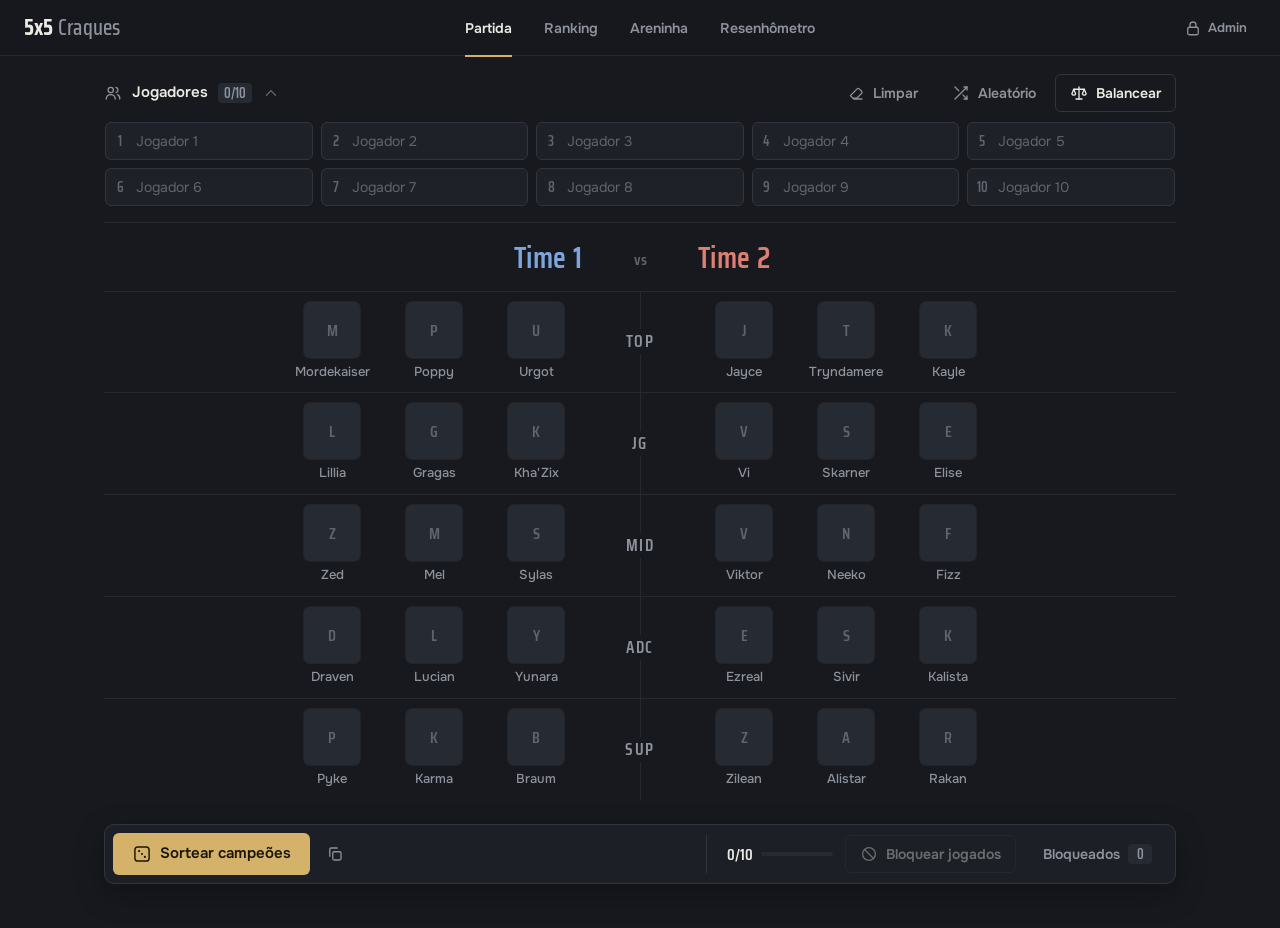
<file: frontend/index.html>
<!DOCTYPE html>
<html lang="pt-BR">
<head>
    <meta charset="UTF-8">
    <meta name="viewport" content="width=device-width, initial-scale=1">
    <meta name="theme-color" content="#17191E">
    <title>5x5 Craques</title>
    <link rel="preconnect" href="https://fonts.googleapis.com">
    <link rel="preconnect" href="https://fonts.gstatic.com" crossorigin>
    <link href="https://fonts.googleapis.com/css2?family=Onest:wght@400;500;600;700&family=Saira+Condensed:wght@500;600;700&display=swap" rel="stylesheet">

    <link rel="stylesheet" href="css/style.css">
</head>

<body>
    <!-- Ícones (usados com <svg class="i"><use href="#i-nome"/></svg>) -->
    <svg width="0" height="0" style="position:absolute" aria-hidden="true">
        <symbol id="i-dice" viewBox="0 0 24 24"><rect x="3.5" y="3.5" width="17" height="17" rx="3.5"/><circle cx="8.5" cy="8.5" r="1.3" fill="currentColor" stroke="none"/><circle cx="12" cy="12" r="1.3" fill="currentColor" stroke="none"/><circle cx="15.5" cy="15.5" r="1.3" fill="currentColor" stroke="none"/></symbol>
        <symbol id="i-copy" viewBox="0 0 24 24"><rect x="9" y="9" width="11" height="11" rx="2"/><path d="M5 15V6a2 2 0 0 1 2-2h8"/></symbol>
        <symbol id="i-check" viewBox="0 0 24 24"><path d="m5 12.5 4.5 4.5L19 7.5"/></symbol>
        <symbol id="i-lock" viewBox="0 0 24 24"><rect x="5" y="11" width="14" height="10" rx="2"/><path d="M8 11V8a4 4 0 0 1 8 0v3"/></symbol>
        <symbol id="i-unlock" viewBox="0 0 24 24"><rect x="5" y="11" width="14" height="10" rx="2"/><path d="M8 11V8a4 4 0 0 1 7.6-1.8"/></symbol>
        <symbol id="i-ban" viewBox="0 0 24 24"><circle cx="12" cy="12" r="8.5"/><path d="m6 6 12 12"/></symbol>
        <symbol id="i-undo" viewBox="0 0 24 24"><path d="M9 14 4 9l5-5"/><path d="M4 9h10.5a5.5 5.5 0 0 1 0 11H11"/></symbol>
        <symbol id="i-info" viewBox="0 0 24 24"><circle cx="12" cy="12" r="8.5"/><path d="M12 11v5.5"/><path d="M12 7.6v.2"/></symbol>
        <symbol id="i-x" viewBox="0 0 24 24"><path d="M6 6l12 12M18 6 6 18"/></symbol>
        <symbol id="i-refresh" viewBox="0 0 24 24"><path d="M20 12a8 8 0 1 1-2.4-5.7"/><path d="M20 4v5h-5"/></symbol>
        <symbol id="i-pencil" viewBox="0 0 24 24"><path d="M4 20h4L19 9l-4-4L4 16v4z"/><path d="m13.5 6.5 4 4"/></symbol>
        <symbol id="i-merge" viewBox="0 0 24 24"><circle cx="6" cy="5.5" r="2.2"/><circle cx="6" cy="18.5" r="2.2"/><circle cx="18" cy="12" r="2.2"/><path d="M6 7.7v8.6"/><path d="M6 7.7c0 3.3 3 4.3 9.8 4.3"/></symbol>
        <symbol id="i-trash" viewBox="0 0 24 24"><path d="M4 7h16"/><path d="M10 11v6M14 11v6"/><path d="m6 7 1 13h10l1-13"/><path d="M9 7V4h6v3"/></symbol>
        <symbol id="i-chevron" viewBox="0 0 24 24"><path d="m6 9 6 6 6-6"/></symbol>
        <symbol id="i-search" viewBox="0 0 24 24"><circle cx="11" cy="11" r="7"/><path d="m20 20-3.5-3.5"/></symbol>
        <symbol id="i-shuffle" viewBox="0 0 24 24"><path d="M16 4h4v4"/><path d="M4 20 20 4"/><path d="M20 16v4h-4"/><path d="m14.5 14.5 5.5 5.5"/><path d="M4 4l5 5"/></symbol>
        <symbol id="i-scale" viewBox="0 0 24 24"><path d="M12 4v16"/><path d="M8 20h8"/><path d="M5 7h14"/><path d="M5 7 2.5 13a2.6 2.6 0 0 0 5 0z"/><path d="m19 7-2.5 6a2.6 2.6 0 0 0 5 0z"/></symbol>
        <symbol id="i-trophy" viewBox="0 0 24 24"><path d="M8 21h8M12 17v4"/><path d="M7 4h10v5a5 5 0 0 1-10 0z"/><path d="M17 6h3v1a3 3 0 0 1-3 3M7 6H4v1a3 3 0 0 0 3 3"/></symbol>
        <symbol id="i-alert" viewBox="0 0 24 24"><path d="M12 4 2.8 20h18.4z"/><path d="M12 10v4.5"/><path d="M12 17.3v.2"/></symbol>
        <symbol id="i-plus" viewBox="0 0 24 24"><path d="M12 5v14M5 12h14"/></symbol>
        <symbol id="i-users" viewBox="0 0 24 24"><circle cx="9" cy="8" r="3.5"/><path d="M3 20a6 6 0 0 1 12 0"/><path d="M16 4.6a3.5 3.5 0 0 1 0 6.8"/><path d="M18 14.2a5.5 5.5 0 0 1 3 5.8"/></symbol>
        <symbol id="i-exit" viewBox="0 0 24 24"><path d="M14 4h5v16h-5"/><path d="m9 8-4 4 4 4"/><path d="M5 12h10"/></symbol>
        <symbol id="i-import" viewBox="0 0 24 24"><path d="M12 4v11"/><path d="m7.5 10.5 4.5 4.5 4.5-4.5"/><path d="M5 20h14"/></symbol>
        <symbol id="i-grid" viewBox="0 0 24 24"><rect x="4" y="4" width="6.5" height="6.5" rx="1.5"/><rect x="13.5" y="4" width="6.5" height="6.5" rx="1.5"/><rect x="4" y="13.5" width="6.5" height="6.5" rx="1.5"/><rect x="13.5" y="13.5" width="6.5" height="6.5" rx="1.5"/></symbol>
        <symbol id="i-eraser" viewBox="0 0 24 24"><path d="M20 20H9"/><path d="m4.5 15.5 9-9a2 2 0 0 1 2.8 0l3.2 3.2a2 2 0 0 1 0 2.8L13 19H8z"/></symbol>
    </svg>

    <header class="topbar">
        <div class="brand"><b>5x5</b> Craques</div>

        <nav class="views" id="viewNav" aria-label="Seções">
            <button type="button" data-view="match" class="active">Partida</button>
            <button type="button" data-view="rank">Ranking</button>
            <button type="button" data-view="arena">Areninha</button>
            <button type="button" data-view="resenha">Resenhômetro</button>
        </nav>

        <button class="icon-btn admin-btn" id="adminToggle" type="button" title="Modo admin" aria-pressed="false">
            <svg class="i i-lock"><use href="#i-lock"/></svg>
            <svg class="i i-unlock"><use href="#i-unlock"/></svg>
            <span>Admin</span>
        </button>
    </header>

    <!-- ===================== PARTIDA ===================== -->
    <main class="view" id="view-match">

        <!-- Jogadores (painel recolhível) -->
        <section class="players" id="playersPanel" data-open="true">
            <div class="players-head">
                <button type="button" class="players-toggle" id="playersToggle" aria-expanded="true" aria-controls="playerInputs">
                    <svg class="i"><use href="#i-users"/></svg>
                    <span>Jogadores</span>
                    <span class="pill" id="playersCount">0/10</span>
                    <svg class="i chev"><use href="#i-chevron"/></svg>
                </button>

                <div class="players-actions">
                    <button class="btn btn-quiet" id="clearPlayers" type="button" title="Apagar os 10 nomes">
                        <svg class="i"><use href="#i-eraser"/></svg><span>Limpar</span>
                    </button>
                    <button class="btn btn-quiet" id="drawPlayers" type="button" title="Divide os 10 jogadores ao acaso">
                        <svg class="i"><use href="#i-shuffle"/></svg><span>Aleatório</span>
                    </button>
                    <button class="btn btn-line" id="balancePlayers" type="button" title="Divide pelos ratings do ranking, com médias o mais parecidas possível">
                        <svg class="i"><use href="#i-scale"/></svg><span>Balancear</span>
                    </button>
                </div>
            </div>

            <div class="players-body">
                <div class="players-grid" id="playerInputs"></div>
            </div>
        </section>

        <!-- Tabuleiro: Azul | rotas | Vermelho -->
        <section class="board" id="board" aria-label="Sorteio de campeões">
            <div class="board-head">
                <div class="side blue">
                    <label class="team-name">
                        <span class="sr">Nome do time azul</span>
                        <input type="text" id="team1" maxlength="50" value="Time 1" spellcheck="false">
                        <svg class="i"><use href="#i-pencil"/></svg>
                        <span class="picked" id="picked0" title="Campeões jogados marcados" hidden>0/5</span>
                    </label>
                    <ol class="lineup" id="pteamList1"></ol>
                    <button class="win" id="win1" type="button"><svg class="i"><use href="#i-trophy"/></svg><span>Venceu</span></button>
                </div>

                <div class="spine-head">
                    <span class="vs">vs</span>
                    <span class="avg" id="balanceInfo" title="Rating médio de cada time"></span>
                </div>

                <div class="side red">
                    <label class="team-name">
                        <span class="sr">Nome do time vermelho</span>
                        <input type="text" id="team2" maxlength="50" value="Time 2" spellcheck="false">
                        <svg class="i"><use href="#i-pencil"/></svg>
                        <span class="picked" id="picked1" title="Campeões jogados marcados" hidden>0/5</span>
                    </label>
                    <ol class="lineup" id="pteamList2"></ol>
                    <button class="win" id="win2" type="button"><svg class="i"><use href="#i-trophy"/></svg><span>Venceu</span></button>
                </div>
            </div>

            <div class="lane-board" id="results"></div>
        </section>

        <!-- Barra de ações fixa -->
        <div class="dock" role="toolbar" aria-label="Ações do sorteio">
            <div class="dock-main">
                <button class="btn btn-primary btn-draw" id="draw" type="button" title="Sortear campeões (tecla S)">
                    <svg class="i"><use href="#i-dice"/></svg><span>Sortear campeões</span>
                </button>
                <button class="icon-btn" id="copy" type="button" title="Copiar resultado">
                    <svg class="i i-copy"><use href="#i-copy"/></svg>
                    <svg class="i i-done"><use href="#i-check"/></svg>
                </button>
            </div>

            <div class="dock-played">
                <span class="progress" title="Clique nos 5 campeões que cada time jogou">
                    <span class="progress-text" id="progressText">0/10</span>
                    <span class="bar"><i id="progressBar"></i></span>
                </span>
                <button class="btn btn-line" id="markPlayed" type="button" title="Bloqueia os 10 campeões marcados para os próximos sorteios">
                    <svg class="i"><use href="#i-ban"/></svg><span>Bloquear jogados</span>
                </button>
            </div>

            <button class="btn btn-quiet pool-btn" id="openPool" type="button" title="Campeões fora da roleta">
                <svg class="i grid-i"><use href="#i-grid"/></svg>
                <span>Bloqueados</span>
                <span class="pill" id="poolBtnCount">0</span>
                <svg class="i warn-i"><use href="#i-alert"/></svg>
            </button>
        </div>
    </main>

    <!-- ===================== RANKING ===================== -->
    <main class="view" id="view-rank" hidden>
        <div class="rank-head">
            <h1>Ranking</h1>
            <p class="muted" id="rankInfo">Carregando...</p>
            <button class="icon-btn" id="refreshRank" type="button" title="Atualizar">
                <svg class="i"><use href="#i-refresh"/></svg>
            </button>

            <div class="rank-admin admin-only">
                <button class="btn btn-quiet" type="button" data-admin-tab="tabPlayers">
                    <svg class="i"><use href="#i-users"/></svg><span>Jogadores</span>
                </button>
                <button class="btn btn-line" type="button" data-admin-tab="tabMatch">
                    <svg class="i"><use href="#i-plus"/></svg><span>Registrar partida</span>
                </button>
            </div>
        </div>

        <div class="rank-layout">
            <div class="rank-wrap">
                <table class="rank">
                    <thead>
                        <tr>
                            <th class="pos">#</th>
                            <th>Jogador</th>
                            <th class="num">Rating</th>
                            <th class="num">Jogos</th>
                            <th class="num hide-sm">V</th>
                            <th class="num hide-sm">D</th>
                            <th class="num">Win%</th>
                        </tr>
                    </thead>
                    <tbody id="rankBody"></tbody>
                </table>
                <p class="footnote" id="rankNote"></p>
            </div>

            <aside class="history-wrap">
                <h2>Últimas partidas</h2>
                <div class="history" id="history"></div>
            </aside>
        </div>
    </main>

    <!-- ===================== ARENINHA ===================== -->
    <main class="view" id="view-arena" hidden>
        <div class="rank-head">
            <h1>Areninha</h1>
            <p class="muted" id="arenaInfo">Carregando...</p>
            <button class="icon-btn" id="eloInfo" type="button" title="Elos e pontos">
                <svg class="i"><use href="#i-info"/></svg>
            </button>
            <button class="icon-btn" id="refreshArena" type="button" title="Atualizar">
                <svg class="i"><use href="#i-refresh"/></svg>
            </button>
        </div>

        <div class="rank-layout">
            <div class="rank-wrap">
                <table class="rank">
                    <thead>
                        <tr>
                            <th class="pos">#</th>
                            <th>Jogador</th>
                            <th class="num">Pontos</th>
                            <th class="num">Arenas</th>
                            <th class="num hide-sm" title="Vezes em 1º lugar">1º</th>
                            <th class="num hide-sm" title="Colocação média">Média</th>
                            <th class="num" title="Última colocação">Última</th>
                        </tr>
                    </thead>
                    <tbody id="arenaBody"></tbody>
                </table>
                <p class="footnote" id="arenaNote"></p>
            </div>

            <aside class="history-wrap">
                <h2>Últimas Arenas</h2>
                <div class="history" id="arenaHistory"></div>
            </aside>
        </div>
    </main>

    <main class="view" id="view-resenha" hidden>
        <div class="rank-head">
            <h1>Resenhômetro</h1>
            <p class="muted">De 1 a 100: quanto pior o trio vai na Arena, mais resenha.</p>
        </div>

        <div class="resenha">
            <div class="trio-pick">
                <select id="trio0" aria-label="Jogador 1"></select>
                <select id="trio1" aria-label="Jogador 2"></select>
                <select id="trio2" aria-label="Jogador 3"></select>
                <button class="icon-btn" id="trioShuffle" type="button" title="Sortear um trio">
                    <svg class="i"><use href="#i-shuffle"/></svg>
                </button>
            </div>

            <button class="btn btn-line btn-sm rs-top-btn" id="topTrios" type="button"
                    title="Testa todos os trios que já jogaram juntos e mostra os de mais resenha">
                <svg class="i"><use href="#i-trophy"/></svg><span>Formar trios mais resenha</span>
            </button>
            <div class="rs-top" id="topList" hidden></div>

            <div class="gauge-card">
                <svg class="gauge" id="gauge" viewBox="0 0 220 124" aria-hidden="true">
                    <path class="track" d="M 22 110 A 88 88 0 0 1 198 110"/>
                    <g id="needle">
                        <path class="needle" d="M 106.5 110 L 110 32 L 113.5 110 Z"/>
                        <circle class="hub" cx="110" cy="110" r="8"/>
                    </g>
                </svg>
                <div class="gauge-value" aria-live="polite"><span id="resenhaScore">–</span><small>/100</small></div>
                <p class="gauge-label" id="resenhaLabel"></p>
                <p class="sub" id="resenhaBasis">Escolha 3 jogadores.</p>
            </div>

            <div class="rs-details" id="resenhaDetails"></div>

            <p class="footnote">Quanto pior a colocação, maior a nota. Conta as últimas 100 Arenas de cada um. Pesa mais quando os três caem no mesmo time,
                depois as duplas do trio, e por último a fase de cada um sozinho.</p>
        </div>
    </main>

    <datalist id="playerSuggestions"></datalist>

    <!-- ===================== GAVETA: BLOQUEADOS ===================== -->
    <dialog class="drawer drawer-wide" id="poolDrawer" aria-labelledby="poolTitle">
        <div class="drawer-inner">
            <div class="drawer-head">
                <h2 id="poolTitle">Campeões</h2>
                <div class="lanecounts" id="laneCounts" title="Disponíveis por rota (o sorteio precisa de 6)"></div>
                <button class="icon-btn" type="button" data-close title="Fechar"><svg class="i"><use href="#i-x"/></svg></button>
            </div>

            <p class="drawer-hint">Arraste entre as listas, dê duplo clique ou use o botão do campeão.</p>

            <div class="dnd">
                <div class="box" id="availBox" data-zone="avail">
                    <div class="box-head">
                        <h3>Disponíveis <span class="count" id="availCount">0</span></h3>
                    </div>

                    <label class="search">
                        <svg class="i"><use href="#i-search"/></svg>
                        <input type="search" id="searchAvail" placeholder="Pesquisar">
                    </label>

                    <div class="seg" id="laneFilter">
                        <button type="button" data-lane="" class="active">Todas</button>
                        <button type="button" data-lane="TOP">TOP</button>
                        <button type="button" data-lane="JG">JG</button>
                        <button type="button" data-lane="MID">MID</button>
                        <button type="button" data-lane="ADC">ADC</button>
                        <button type="button" data-lane="SUP">SUP</button>
                    </div>

                    <div class="list" id="availList"></div>
                </div>

                <div class="box blocked" id="blockBox" data-zone="block">
                    <div class="box-head">
                        <h3>Bloqueados <span class="count" id="blockCount">0</span></h3>
                        <button id="clearPlayed" type="button" class="btn btn-quiet btn-sm danger">Liberar todos</button>
                    </div>

                    <label class="search">
                        <svg class="i"><use href="#i-search"/></svg>
                        <input type="search" id="searchBlock" placeholder="Pesquisar">
                    </label>

                    <div class="list" id="blockList"></div>
                </div>
            </div>
        </div>
    </dialog>

    <!-- ===================== GAVETA: ADMIN ===================== -->
    <dialog class="drawer" id="adminDrawer" aria-labelledby="adminTitle">
        <div class="drawer-inner" id="adminPanel">
            <div class="drawer-head">
                <h2 id="adminTitle">Admin</h2>
                <div class="seg" id="adminTabs">
                    <button type="button" data-tab="tabMatch" class="active">Registrar partida</button>
                    <button type="button" data-tab="tabPlayers">Jogadores</button>
                </div>
                <button class="icon-btn" type="button" data-close title="Fechar"><svg class="i"><use href="#i-x"/></svg></button>
            </div>

            <!-- Partida manual -->
            <form class="admin-tab manual" id="tabMatch" autocomplete="off">
                <div class="manual-teams">
                    <fieldset class="mteam blue">
                        <legend>Time azul</legend>
                        <div class="manual-list" id="manualTeam1"></div>
                    </fieldset>
                    <fieldset class="mteam red">
                        <legend>Time vermelho</legend>
                        <div class="manual-list" id="manualTeam2"></div>
                    </fieldset>
                </div>

                <div class="manual-foot">
                    <div class="field">
                        <label for="manualWinner">Vencedor</label>
                        <select id="manualWinner">
                            <option value="">Escolha</option>
                            <option value="1">Time azul</option>
                            <option value="2">Time vermelho</option>
                        </select>
                    </div>
                    <div class="field">
                        <label for="manualDate">Data e hora</label>
                        <input type="datetime-local" id="manualDate">
                    </div>
                </div>

                <p class="line-status" id="manualStatus" role="status"></p>

                <div class="drawer-foot">
                    <button class="btn btn-quiet" id="manualFromDraw" type="button" title="Preenche com os times do sorteio de jogadores">
                        <svg class="i"><use href="#i-import"/></svg><span>Usar times do sorteio</span>
                    </button>
                    <button class="btn btn-primary" type="submit">Registrar partida</button>
                </div>
            </form>

            <!-- Jogadores -->
            <div class="admin-tab" id="tabPlayers" hidden>
                <form class="roster-add" id="rosterAdd">
                    <input type="text" id="rosterNew" maxlength="200" autocomplete="off"
                           placeholder="Link do op.gg ou nick">
                    <button class="btn btn-primary" type="submit"><svg class="i"><use href="#i-plus"/></svg><span>Adicionar</span></button>
                </form>

                <p class="line-status" id="rosterStatus" role="status"></p>

                <label class="search">
                    <svg class="i"><use href="#i-search"/></svg>
                    <input type="search" id="rosterSearch" placeholder="Pesquisar jogador ou apelido">
                </label>

                <div class="roster" id="rosterList"></div>
            </div>

            <div class="drawer-exit">
                <button class="btn btn-quiet" id="adminExit" type="button">
                    <svg class="i"><use href="#i-exit"/></svg><span>Sair do modo admin</span>
                </button>
            </div>
        </div>
    </dialog>

    <!-- ===================== TIER LIST (gaveta lateral da Areninha) ===================== -->
    <button class="tier-handle" id="tierHandle" type="button" title="Tier list dos campeões" aria-controls="tierDrawer">
        <svg class="i"><use href="#i-trophy"/></svg><span>Tier list</span>
    </button>

    <dialog class="drawer tier-drawer" id="tierDrawer" aria-labelledby="tierTitle">
        <div class="drawer-inner">
            <div class="drawer-head">
                <h2 id="tierTitle">Tier list</h2>
                <button class="icon-btn" type="button" data-close title="Fechar"><svg class="i"><use href="#i-x"/></svg></button>
            </div>
            <div class="tier-head">
                <select id="tierPlayer" aria-label="Jogador"><option value="">Todos</option></select>
            </div>
            <div class="tier-list" id="tierList"><p class="sub">Carregando...</p></div>
            <p class="tier-detail" id="tierDetail" aria-live="polite"></p>
            <p class="footnote" id="tierFoot"></p>
        </div>
    </dialog>

    <!-- ===================== ELOS DA ARENINHA ===================== -->
    <dialog class="modal" id="eloDialog" aria-labelledby="eloTitle">
        <div class="modal-inner">
            <div class="elo-head">
                <h2 id="eloTitle">Elos da Areninha</h2>
                <button class="icon-btn" type="button" data-close title="Fechar"><svg class="i"><use href="#i-x"/></svg></button>
            </div>
            <div class="elo-table" id="eloTable"></div>
            <div class="modal-text" id="eloPoints"></div>
        </div>
    </dialog>

    <!-- ===================== MODAL DE CONFIRMAÇÃO ===================== -->
    <dialog class="modal" id="askDialog" aria-labelledby="askTitle">
        <form class="modal-inner" id="askForm" method="dialog">
            <h2 id="askTitle"></h2>
            <div class="modal-text" id="askText"></div>
            <input type="text" id="askInput" autocomplete="off">
            <div class="modal-actions">
                <button class="btn btn-quiet" id="askCancel" type="button">Cancelar</button>
                <button class="btn btn-primary" id="askOk" type="submit">Confirmar</button>
            </div>
        </form>
    </dialog>

    <!-- Avisos (toast) -->
    <div class="toast" id="status" role="status" aria-live="polite"></div>

    <script src="js/config.js"></script>
    <script src="js/utils.js"></script>
    <script src="js/ui.js"></script>
    <script src="js/champions.js"></script>
    <script src="js/storage.js"></script>
    <script src="js/pool.js"></script>
    <script src="js/api.js"></script>
    <script src="js/roster.js"></script>
    <script src="js/admin.js"></script>
    <script src="js/rating.js"></script>
    <script src="js/players.js"></script>
    <script src="js/ranking.js"></script>
    <script src="js/arena.js"></script>
    <script src="js/tierlist.js"></script>
    <script src="js/resenha.js"></script>
    <script src="js/draft.js"></script>
    <script src="js/main.js"></script>
</body>
</html>
</file>
<file: frontend/css/style.css>
/* ==========================================================================
   5x5 Craques
   Grafite + um destaque (latão). Azul/vermelho só marcam o lado de cada time.
   ========================================================================== */

:root {
    --bg: #17191e;
    --surface: #1e2128;
    --raise: #262a32;
    --line: #30353f;
    --line-soft: #24282f;

    --text: #eceae4;
    --muted: #8d929c;
    --faint: #5f646e;

    --accent: #d4b26a;
    --accent-ink: #1c1608;
    --accent-soft: rgba(212, 178, 106, .13);

    --blue: #7ea6dc;
    --red: #de7f74;
    --danger: #e26a5e;

    --display: 'Saira Condensed', 'Arial Narrow', sans-serif;
    --ui: 'Onest', system-ui, -apple-system, 'Segoe UI', sans-serif;

    --r: 6px;
    --ease: cubic-bezier(.2, .8, .2, 1);
    --spring: cubic-bezier(.34, 1.56, .64, 1);

    color-scheme: dark;
}

* { box-sizing: border-box; }

[hidden] { display: none !important; }

html { -webkit-text-size-adjust: 100%; }

body {
    margin: 0;
    min-height: 100dvh;
    background: var(--bg);
    color: var(--text);
    font: 400 15px/1.45 var(--ui);
    -webkit-font-smoothing: antialiased;
}

h1, h2, h3 { margin: 0; font-weight: 600; }

button { font: inherit; color: inherit; cursor: pointer; }

a { color: inherit; }

:focus-visible { outline: 2px solid var(--accent); outline-offset: 2px; }

.sr {
    position: absolute; width: 1px; height: 1px; overflow: hidden;
    clip: rect(0 0 0 0); white-space: nowrap;
}

.muted { color: var(--muted); }

/* ---------- Ícones ---------- */
.i {
    width: 18px; height: 18px; flex: none;
    fill: none; stroke: currentColor; stroke-width: 1.75;
    stroke-linecap: round; stroke-linejoin: round;
}

/* ---------- Campos ---------- */
input[type=text], input[type=search], input[type=password], input[type=datetime-local], select {
    width: 100%;
    height: 38px;
    padding: 0 12px;
    background: var(--surface);
    border: 1px solid var(--line);
    border-radius: var(--r);
    color: var(--text);
    font: 400 14px var(--ui);
    transition: border-color .15s, box-shadow .15s, background .15s;
}

input::placeholder { color: var(--faint); }

input:hover, select:hover { border-color: #3a404b; }

input:focus, select:focus {
    outline: none;
    border-color: var(--accent);
    box-shadow: 0 0 0 3px var(--accent-soft);
}

input[type=search]::-webkit-search-cancel-button { filter: grayscale(1) brightness(1.4); }

/* ---------- Botões ---------- */
.btn {
    display: inline-flex; align-items: center; justify-content: center; gap: 8px;
    height: 38px;
    padding: 0 14px;
    border: 1px solid transparent;
    border-radius: var(--r);
    background: transparent;
    font-size: 14px; font-weight: 600;
    white-space: nowrap;
    transition: background .15s, color .15s, border-color .15s, transform .12s var(--ease), opacity .15s;
}

.btn:active:not(:disabled) { transform: scale(.97); }

.btn:disabled { opacity: .38; cursor: not-allowed; }

.btn-primary { background: var(--accent); color: var(--accent-ink); }
.btn-primary:hover:not(:disabled) { background: #dfbf7b; }

.btn-line { border-color: var(--line); color: var(--text); }
.btn-line:hover:not(:disabled) { border-color: var(--accent); color: var(--accent); }

.btn-quiet { color: var(--muted); }
.btn-quiet:hover:not(:disabled) { color: var(--text); background: var(--raise); }

.btn-danger { background: var(--danger); color: #1e0d0b; }
.btn-danger:hover:not(:disabled) { background: #ea7d72; }

.btn-sm { height: 30px; padding: 0 10px; font-size: 13px; }

.icon-btn {
    display: inline-flex; align-items: center; justify-content: center; gap: 6px;
    min-width: 36px; height: 36px;
    padding: 0 9px;
    border: 0;
    border-radius: var(--r);
    background: transparent;
    color: var(--muted);
    transition: background .15s, color .15s, transform .12s var(--ease);
}

.icon-btn:hover { background: var(--raise); color: var(--text); }
.icon-btn:active { transform: scale(.94); }

.danger:hover:not(:disabled) { color: var(--danger); }

.pill {
    display: inline-block;
    min-width: 24px;
    padding: 0 6px;
    border-radius: 4px;
    background: var(--raise);
    color: var(--muted);
    font: 600 14px/20px var(--display);
    text-align: center;
    font-variant-numeric: tabular-nums;
    transition: color .2s, background .2s;
}

.pill.full { color: var(--accent); background: var(--accent-soft); }

/* ==========================================================================
   Barra superior
   ========================================================================== */
.topbar {
    position: sticky; top: 0; z-index: 20;
    display: grid;
    grid-template-columns: 1fr auto 1fr;
    align-items: center;
    height: 56px;
    padding: 0 24px;
    background: rgba(23, 25, 30, .88);
    backdrop-filter: blur(10px);
    border-bottom: 1px solid var(--line-soft);
}

.brand {
    font: 500 22px/1 var(--display);
    letter-spacing: .01em;
    color: var(--muted);
}

.brand b { color: var(--text); font-weight: 700; }

.views { display: flex; gap: 4px; }

.views button {
    position: relative;
    height: 56px;
    padding: 0 14px;
    border: 0;
    background: none;
    color: var(--muted);
    font-weight: 600;
    font-size: 14px;
    transition: color .15s;
}

.views button:hover { color: var(--text); }

.views button::after {
    content: '';
    position: absolute; left: 14px; right: 14px; bottom: -1px;
    height: 2px;
    background: var(--accent);
    transform: scaleX(0);
    transition: transform .25s var(--ease);
}

.views button.active { color: var(--text); }
.views button.active::after { transform: scaleX(1); }

.admin-btn { justify-self: end; font-size: 13px; font-weight: 600; }
.admin-btn .i-unlock { display: none; }
.admin-btn[aria-pressed=true] { color: var(--accent); }
.admin-btn[aria-pressed=true] .i-lock { display: none; }
.admin-btn[aria-pressed=true] .i-unlock { display: block; }

/* ==========================================================================
   Vistas
   ========================================================================== */
.view {
    max-width: 1120px;
    margin: 0 auto;
    padding: 18px 24px 128px;
}

/* ---------- Jogadores ---------- */
.players { border-bottom: 1px solid var(--line-soft); padding-bottom: 12px; }

.players-head {
    display: flex; align-items: center; justify-content: space-between; gap: 12px;
}

.players-toggle {
    display: inline-flex; align-items: center; gap: 10px;
    height: 38px;
    padding: 0 10px 0 6px;
    margin-left: -6px;
    border: 0;
    border-radius: var(--r);
    background: none;
    font-weight: 600;
    transition: background .15s;
}

.players-toggle:hover { background: var(--surface); }
.players-toggle > .i:first-child { color: var(--muted); }
.players-toggle .chev { color: var(--faint); transition: transform .25s var(--ease); }
.players[data-open=true] .chev { transform: rotate(180deg); }

.players-actions { display: flex; gap: 4px; }

.players-body {
    display: grid;
    grid-template-rows: 0fr;
    transition: grid-template-rows .3s var(--ease);
}

.players[data-open=true] .players-body { grid-template-rows: 1fr; }

.players-grid {
    display: grid;
    grid-template-columns: repeat(5, minmax(0, 1fr));
    gap: 8px;
    min-height: 0;
    overflow: hidden;
    padding: 0 1px;
    opacity: 0;
    transition: opacity .2s, padding .3s var(--ease);
}

.players[data-open=true] .players-grid { opacity: 1; padding: 10px 1px 4px; }

.player-input { position: relative; }

.player-input span {
    position: absolute; left: 0; top: 0; bottom: 0;
    width: 30px;
    display: grid; place-items: center;
    color: var(--faint);
    font: 600 14px var(--display);
    pointer-events: none;
}

.player-input input { padding-left: 30px; }

/* ==========================================================================
   Tabuleiro espelhado
   ========================================================================== */
.board { margin-top: 18px; }

.board-head,
.lane-row {
    display: grid;
    grid-template-columns: minmax(0, 1fr) 112px minmax(0, 1fr);
    align-items: center;
}

.board-head { align-items: start; padding-bottom: 14px; }

/* Linha 1: nome do time. Linha 2: escalação + Venceu. Azul espelhado. */
.side { display: flex; flex-wrap: wrap; align-items: center; gap: 8px; min-width: 0; }
.side.blue { --team: var(--blue); flex-direction: row-reverse; text-align: right; }
.side.red { --team: var(--red); }

.team-name {
    display: flex; align-items: center; gap: 8px;
    flex-basis: 100%;
    min-width: 0;
    color: var(--team);
}

.lineup { flex: 0 1 auto; min-width: 0; }
.win { flex: none; }

.side.blue .team-name { flex-direction: row-reverse; }

.team-name input {
    field-sizing: content;
    width: auto;
    min-width: 3ch;
    max-width: 100%;
    height: auto;
    padding: 0 2px;
    background: none;
    border: 0;
    border-bottom: 1px solid transparent;
    border-radius: 0;
    color: var(--team);
    font: 600 30px/1.15 var(--display);
    letter-spacing: .01em;
}

.side.blue .team-name input { text-align: right; }

.team-name input:hover { border-bottom-color: var(--line); }
.team-name input:focus { box-shadow: none; border-bottom-color: var(--team); color: var(--text); }

.team-name .i { width: 15px; height: 15px; color: var(--faint); opacity: 0; transition: opacity .15s; }
.team-name:hover .i, .team-name:focus-within .i { opacity: 1; }

.picked {
    font: 600 14px var(--display);
    color: var(--muted);
    font-variant-numeric: tabular-nums;
    transition: color .2s;
}

.picked.full { color: var(--accent); }

.lineup {
    display: flex; flex-wrap: wrap; gap: 4px;
    margin: 0; padding: 0;
    list-style: none;
}

.side.blue .lineup { justify-content: flex-end; }
.lineup:empty { display: none; }

.lineup li {
    display: inline-flex; align-items: baseline; gap: 6px;
    padding: 3px 8px;
    border-radius: 4px;
    background: var(--surface);
    font-size: 14px;
    font-weight: 500;
    transition: color .15s;
}

.lineup li small { color: var(--faint); font: 600 13px var(--display); }

.board.spinning .lineup li { color: var(--faint); }

.board.done .lineup li { animation: chip-in .38s var(--spring) both; }
.board.done .lineup li:nth-child(2) { animation-delay: .04s; }
.board.done .lineup li:nth-child(3) { animation-delay: .08s; }
.board.done .lineup li:nth-child(4) { animation-delay: .12s; }
.board.done .lineup li:nth-child(5) { animation-delay: .16s; }

@keyframes chip-in {
    from { opacity: 0; transform: translateY(4px) scale(.94); }
}

.win {
    display: inline-flex; align-items: center; gap: 6px;
    height: 30px;
    padding: 0 10px;
    border: 1px solid var(--line);
    border-radius: var(--r);
    background: none;
    color: var(--muted);
    font-size: 13px; font-weight: 600;
    transition: color .15s, border-color .15s, background .15s, transform .12s var(--ease);
}

.win .i { width: 15px; height: 15px; }
.win:hover:not(:disabled) { color: var(--team); border-color: var(--team); }
.win:active:not(:disabled) { transform: scale(.96); }
.win:disabled { opacity: .35; cursor: not-allowed; }

.board:not(.has-teams) .win,
.board.no-backend .win,
.board.saved .win { display: none; }

.spine-head {
    display: flex; flex-direction: column; align-items: center; gap: 2px;
    padding-top: 6px;
}

.vs { font: 600 16px var(--display); color: var(--faint); }

.avg {
    font: 500 14px var(--display);
    color: var(--muted);
    white-space: nowrap;
    font-variant-numeric: tabular-nums;
}

.board.saved .avg { color: var(--accent); }

/* ---------- Rotas ---------- */
.lane-board { position: relative; }

.lane-board::before {
    content: '';
    position: absolute; left: 50%; top: 0; bottom: 0;
    width: 1px;
    background: var(--line-soft);
}

.lane-row {
    position: relative;
    padding: 4px 0;
    border-top: 1px solid var(--line-soft);
}

.lane-tag {
    position: relative;
    justify-self: center;
    padding: 4px 8px;
    background: var(--bg);
    color: var(--muted);
    font: 600 17px/1 var(--display);
    letter-spacing: .08em;
}

.picks { display: flex; gap: 6px; min-width: 0; }
.picks.blue { flex-direction: row-reverse; --dx: 18px; }
.picks.red { --dx: -18px; }

.champ {
    position: relative;
    display: flex; flex-direction: column; align-items: center; gap: 5px;
    width: 96px;
    padding: 6px 4px 7px;
    border: 0;
    border-radius: var(--r);
    background: none;
    transition: background .15s, opacity .2s, transform .12s var(--ease);
}

.champ:hover { background: var(--surface); }
.champ:active { transform: scale(.95); }

.champ .name {
    max-width: 100%;
    overflow: hidden;
    text-overflow: ellipsis;
    white-space: nowrap;
    color: var(--muted);
    font-size: 13px;
    font-weight: 500;
    transition: color .15s;
}

.champ:hover .name { color: var(--text); }

.pic {
    position: relative;
    display: grid; place-items: center;
    width: 56px; height: 56px;
    overflow: hidden;
    border-radius: var(--r);
    background: var(--raise);
    color: var(--faint);
    font: 600 16px var(--display);
    transition: box-shadow .18s, filter .2s;
}

.pic img {
    position: absolute; inset: 0;
    width: 100%; height: 100%;
    object-fit: cover;
    transform: scale(1.1);   /* corta a moldura das imagens do Data Dragon */
}

.champ .pic { box-shadow: 0 0 0 1px rgba(255, 255, 255, .05); }

.mark {
    position: absolute;
    top: 1px; left: calc(50% + 18px);
    display: grid; place-items: center;
    width: 20px; height: 20px;
    border-radius: 50%;
    background: var(--accent);
    color: var(--accent-ink);
    box-shadow: 0 0 0 2px var(--bg);
    transform: scale(0);
    transition: transform .22s var(--spring);
}

.mark .i { width: 12px; height: 12px; stroke-width: 3; }

.champ.selected .pic { box-shadow: 0 0 0 2px var(--accent); }
.champ.selected .name { color: var(--accent); }
.champ.selected .mark { transform: scale(1); }

.champ.dim { opacity: .3; }
.champ.dim .pic { filter: grayscale(1); }

.board.registered .champ { cursor: default; }
.board.registered .champ:not(.selected) { opacity: .45; }
.board.registered .champ.selected .pic { filter: grayscale(.5); }

/* Revelação do sorteio: do centro para fora, rota por rota. */
.lane-board.reveal .champ {
    animation: champ-in .46s var(--ease) both;
    animation-delay: var(--d);
}

.lane-board.reveal .lane-tag {
    animation: tag-in .6s ease both;
    animation-delay: var(--d);
}

@keyframes champ-in {
    from { opacity: 0; transform: translateX(var(--dx)) scale(.9); }
}

@keyframes tag-in {
    0% { color: var(--muted); }
    30% { color: var(--accent); }
    100% { color: var(--muted); }
}

/* ==========================================================================
   Barra de ações
   ========================================================================== */
.dock {
    position: fixed; z-index: 15;
    left: 50%; bottom: 16px;
    transform: translateX(-50%);
    width: min(1072px, calc(100% - 32px));
    display: flex; align-items: center; gap: 12px;
    padding: 8px;
    border: 1px solid var(--line);
    border-radius: 10px;
    background: rgba(30, 33, 40, .92);
    backdrop-filter: blur(12px);
    box-shadow: 0 10px 30px rgba(0, 0, 0, .28);
}

.dock-main { display: flex; align-items: center; gap: 4px; }

.btn-draw { height: 42px; padding: 0 18px; font-size: 15px; }
.btn-draw .i { width: 20px; height: 20px; }
.btn-draw.rolling .i { animation: roll .55s var(--ease); }

@keyframes roll {
    0% { transform: rotate(0) scale(1); }
    40% { transform: rotate(200deg) scale(.82); }
    100% { transform: rotate(360deg) scale(1); }
}

#copy { height: 42px; min-width: 42px; }
#copy .i-done { display: none; }
#copy.copied { color: var(--accent); }
#copy.copied .i-copy { display: none; }
#copy.copied .i-done { display: block; animation: pop .3s var(--spring); }

@keyframes pop { from { transform: scale(.4); } }

.dock-played {
    display: flex; align-items: center; gap: 12px;
    margin-left: auto;
    padding-left: 12px;
    border-left: 1px solid var(--line);
}

.progress { display: inline-flex; align-items: center; gap: 8px; }

.progress-text {
    min-width: 34px;
    font: 600 16px var(--display);
    font-variant-numeric: tabular-nums;
    text-align: right;
}

.progress-text.done { color: var(--accent); }

.bar {
    width: 72px; height: 4px;
    overflow: hidden;
    border-radius: 2px;
    background: var(--raise);
}

.bar i {
    display: block;
    width: 0; height: 100%;
    background: var(--accent);
    transition: width .3s var(--ease);
}

.pool-btn .grid-i { display: none; }
.pool-btn .warn-i { display: none; color: var(--danger); }
.pool-btn.warn .warn-i { display: block; }
.pool-btn.warn .pill { color: var(--danger); }

/* ==========================================================================
   Ranking
   ========================================================================== */
.rank-head {
    display: flex; align-items: center; flex-wrap: wrap; gap: 4px 14px;
    padding: 6px 0 14px;
    border-bottom: 1px solid var(--line-soft);
}

.rank-head h1 { font: 600 30px/1.1 var(--display); letter-spacing: .01em; }
.rank-head p { margin: 0; font-size: 14px; }

.rank-admin { display: flex; gap: 6px; margin-left: auto; }

body:not(.admin) .admin-only { display: none !important; }

.icon-btn.spin .i { animation: spin .8s linear infinite; }
@keyframes spin { to { transform: rotate(360deg); } }

.rank-layout {
    display: grid;
    grid-template-columns: minmax(0, 1.55fr) minmax(0, 1fr);
    gap: 40px;
    margin-top: 8px;
}

.rank-wrap { overflow-x: auto; }

table.rank { width: 100%; border-collapse: collapse; }

.rank th {
    padding: 10px 10px 8px;
    border-bottom: 1px solid var(--line);
    color: var(--faint);
    font-size: 12px; font-weight: 600;
    text-align: left;
    white-space: nowrap;
}

.rank td {
    padding: 8px 10px;
    border-bottom: 1px solid var(--line-soft);
    font-size: 14px;
}

.rank tbody tr { transition: background .12s; }
.rank tbody tr:hover { background: var(--surface); }

.rank .num {
    text-align: right;
    font-variant-numeric: tabular-nums;
}

.rank td.num { font: 500 16px var(--display); color: var(--muted); }
.rank td.rating { color: var(--text); font-weight: 600; }

.rank .pos { width: 36px; }
.rank td.pos { font: 600 16px var(--display); color: var(--faint); }
.rank tbody tr:first-child td.pos:not(.new) { color: var(--accent); }

.rank tr.few td { opacity: .45; }
.rank .none-row td { padding: 32px 0; text-align: center; color: var(--muted); }

.player-link { text-decoration: none; }
.player-link:hover { color: var(--accent); text-decoration: underline; text-underline-offset: 3px; }

.footnote { margin: 10px 0 0; color: var(--faint); font-size: 12px; }
.footnote:empty { display: none; }

.history-wrap h2 { padding: 10px 0 8px; font-size: 12px; color: var(--faint); border-bottom: 1px solid var(--line); }

.history { display: flex; flex-direction: column; }
.history > .sub { color: var(--muted); font-size: 14px; }

.match-row {
    display: grid;
    grid-template-columns: 48px minmax(0, 1fr) auto;
    gap: 10px;
    align-items: start;
    padding: 10px 0;
    border-bottom: 1px solid var(--line-soft);
}

.match-row .date { padding-top: 1px; color: var(--muted); font: 500 14px var(--display); }

.match-row .teams { display: flex; flex-direction: column; gap: 3px; min-width: 0; }

.match-row .mside {
    display: flex; align-items: center; gap: 6px;
    color: var(--faint);
    font-size: 13px;
    line-height: 1.45;
}

.match-row .mside::before {
    content: '';
    flex: none;
    align-self: stretch;
    width: 2px;
    border-radius: 1px;
    background: var(--team);
    opacity: .7;
}

.match-row .mside.blue { --team: var(--blue); }
.match-row .mside.red { --team: var(--red); }
.match-row .mside.won { color: var(--text); }
.match-row .mside .i { width: 14px; height: 14px; color: var(--accent); order: 1; }

.match-row .icon-btn { width: 30px; min-width: 30px; height: 30px; padding: 0; }
.match-row .icon-btn .i { width: 16px; height: 16px; }

/* ==========================================================================
   Areninha
   ========================================================================== */
:root { --gain: #8cc79a; }

.place-dot {
    display: inline-block;
    width: 6px; height: 6px;
    margin-left: 6px;
    border-radius: 50%;
    vertical-align: middle;
    background: var(--danger);
}

.place-dot.up { background: var(--gain); }

.arena-players { display: flex; flex-direction: column; gap: 4px; min-width: 0; }

.arena-line {
    display: grid;
    grid-template-columns: 26px 22px minmax(0, 1fr) auto;
    align-items: center;
    gap: 8px;
    font-size: 13px;
}

.arena-line .place { font: 600 14px var(--display); color: var(--faint); }
.arena-line .place.first { color: var(--accent); }
.arena-line .place.up { color: var(--text); }

.arena-row .pic {
    width: 22px; height: 22px;
    border-radius: 4px;
    font-size: 9px;
}

.arena-line .who { overflow: hidden; text-overflow: ellipsis; white-space: nowrap; }

.arena-line .pts {
    font: 500 14px var(--display);
    font-variant-numeric: tabular-nums;
    text-align: right;
    color: var(--danger);
}

.arena-line .pts.up { color: var(--gain); }

/* Elo da Areninha */
.elo {
    display: inline-block;
    margin-left: 8px;
    padding: 0 6px;
    border-radius: 4px;
    border: 1px solid currentColor;
    font: 600 12px/18px var(--display);
    letter-spacing: .04em;
    text-transform: uppercase;
    white-space: nowrap;
    vertical-align: 1px;
    opacity: .9;
}

.elo-iron    { color: #8a8580; }
.elo-bronze  { color: #b9875f; }
.elo-silver  { color: #aab6c2; }
.elo-gold    { color: #d4b26a; }
.elo-plat    { color: #5fbdb0; }
.elo-emerald { color: #46c482; }
.elo-diamond { color: #8aa4f5; }
.elo-master  { color: #b88ae6; }
.elo-gm      { color: #e8706a; }
.elo-chall   {
    color: var(--accent-ink);
    background: linear-gradient(90deg, #f3d98c, #8fd3f0);
    border-color: transparent;
    opacity: 1;
}

.elo-head { display: flex; align-items: center; justify-content: space-between; gap: 8px; margin: -6px -8px -4px 0; }

.elo-table { display: grid; }

.elo-line {
    display: flex; align-items: center; justify-content: space-between; gap: 12px;
    padding: 7px 0;
    border-bottom: 1px solid var(--line-soft);
}

.elo-line .elo { margin-left: 0; }
.elo-range { color: var(--muted); font-size: 14px; font-variant-numeric: tabular-nums; }

/* Tier list: gaveta lateral, aberta pela alça na borda direita (só na aba Areninha) */
.tier-handle {
    position: fixed; right: 0; top: 50%; z-index: 15;
    display: none; align-items: center; gap: 8px;
    padding: 14px 8px;
    border: 1px solid var(--line); border-right: 0;
    border-radius: 8px 0 0 8px;
    background: var(--surface);
    color: var(--muted);
    font-size: 13px; font-weight: 600;
    writing-mode: vertical-rl;
    transform: translateY(-50%);
    box-shadow: -4px 0 16px rgba(0, 0, 0, .25);
    transition: color .15s, padding .2s var(--ease);
}

.tier-handle .i { width: 16px; height: 16px; color: var(--accent); }
.tier-handle:hover { color: var(--text); padding-right: 12px; }
body[data-view=arena] .tier-handle { display: flex; }

.tier-drawer { width: min(460px, 100%); }

.tier-head { display: grid; gap: 8px; }
.tier-head select { height: 34px; font-size: 13px; }

.tier-list { display: grid; gap: 4px; }
.tier-list > .sub { margin: 4px 0; color: var(--muted); font-size: 13px; }

.tier-row {
    display: grid; grid-template-columns: 40px minmax(0, 1fr); align-items: stretch;
    background: var(--bg);
    border-radius: var(--r);
    overflow: hidden;
}

.tier-letter {
    display: grid; place-items: center;
    font: 700 24px var(--display);
    color: var(--accent-ink);
    background: var(--tier);
}

.tier-s { --tier: #e8706a; }
.tier-a { --tier: #e0a35f; }
.tier-b { --tier: #d4c46a; }
.tier-c { --tier: #8cc79a; }
.tier-d { --tier: #7ea6dc; }

.tier-icons { display: flex; flex-wrap: wrap; align-items: center; gap: 4px; padding: 6px; min-height: 48px; }

.tier-champ { padding: 0; border: 0; background: none; border-radius: 5px; }
.tier-champ .pic { width: 38px; height: 38px; border-radius: 5px; font-size: 11px; }
.tier-champ:hover .pic, .tier-champ:focus-visible .pic { box-shadow: 0 0 0 2px var(--tier); }

.tier-more {
    height: 38px; padding: 0 8px;
    border: 1px solid var(--line); border-radius: 5px;
    background: none; color: var(--muted);
    font: 600 13px var(--display);
}
.tier-more:hover { color: var(--text); border-color: var(--muted); }
.tier-empty { color: var(--faint); font-size: 13px; }

.tier-detail { margin: 0; font-size: 14px; color: var(--text); }
.tier-detail:empty { display: none; }
.tier-drawer .footnote { margin: 0; }

.arena-row.off .arena-players { opacity: .45; }
.arena-row.off .pts { color: var(--faint); }

.off-tag { color: var(--faint); font-size: 12px; }

/* ==========================================================================
   Diálogos: gavetas e modal
   ========================================================================== */
dialog {
    padding: 0;
    border: 0;
    background: none;
    color: var(--text);
    max-width: none;
    max-height: none;
}

dialog::backdrop { background: rgba(10, 11, 14, .6); }

dialog[open]::backdrop { animation: fade .2s ease both; }
dialog.closing::backdrop { animation: fade .16s ease reverse both; }

@keyframes fade { from { opacity: 0; } }

/* Gaveta lateral */
.drawer {
    position: fixed;
    inset: 0 0 0 auto;
    width: min(520px, 100%);
    height: 100dvh;
    margin: 0 0 0 auto;
}

.drawer-wide { width: min(820px, 100%); }

.drawer[open] { animation: slide-in .26s var(--ease) both; }
.drawer.closing { animation: slide-out .16s ease both; }

@keyframes slide-in { from { transform: translateX(32px); opacity: 0; } }
@keyframes slide-out { to { transform: translateX(32px); opacity: 0; } }

.drawer-inner {
    display: flex; flex-direction: column; gap: 14px;
    height: 100%;
    padding: 18px 24px 22px;
    overflow: auto;
    background: var(--surface);
    border-left: 1px solid var(--line);
}

.drawer-wide .drawer-inner { overflow: hidden; }

.drawer-head { display: flex; align-items: center; gap: 14px; flex-wrap: wrap; }
.drawer-head h2 { font: 600 26px/1.1 var(--display); letter-spacing: .01em; }
.drawer-head > .icon-btn { margin-left: auto; }

.drawer-hint { margin: -4px 0 0; color: var(--muted); font-size: 13px; }

.drawer-foot { display: flex; justify-content: space-between; gap: 8px; flex-wrap: wrap; }

.drawer-exit {
    margin-top: auto;
    padding-top: 14px;
    border-top: 1px solid var(--line-soft);
}

/* Segmentado (rotas, abas) */
.seg {
    display: flex; gap: 2px;
    padding: 3px;
    border: 1px solid var(--line-soft);
    border-radius: var(--r);
    background: var(--bg);
}

.seg button {
    flex: 1;
    height: 28px;
    padding: 0 10px;
    border: 0;
    border-radius: 4px;
    background: none;
    color: var(--muted);
    font-size: 13px; font-weight: 600;
    white-space: nowrap;
    transition: background .15s, color .15s;
}

#laneFilter button { font: 600 14px var(--display); letter-spacing: .04em; }

.seg button:hover { color: var(--text); }
.seg button.active { background: var(--raise); color: var(--text); }

/* Campeões: disponíveis x bloqueados */
.lanecounts { display: flex; gap: 12px; }

.lanecounts span { font: 500 15px var(--display); color: var(--text); font-variant-numeric: tabular-nums; }
.lanecounts b { color: var(--faint); font-weight: 600; letter-spacing: .04em; }
.lanecounts .low, .lanecounts .low b { color: var(--danger); }

.dnd {
    flex: 1;
    min-height: 0;
    display: grid;
    grid-template-columns: 1fr 1fr;
    gap: 14px;
}

.box {
    display: flex; flex-direction: column; gap: 10px;
    min-height: 0;
    padding: 12px;
    border: 1px solid var(--line-soft);
    border-radius: 8px;
    background: var(--bg);
    transition: border-color .15s, background .15s;
}

.box.over { border-color: var(--accent); background: var(--accent-soft); }
.box.blocked.over { border-color: var(--danger); background: rgba(226, 106, 94, .08); }

.box-head { display: flex; align-items: center; justify-content: space-between; gap: 8px; min-height: 30px; }
.box-head h3 { font-size: 15px; }

.count {
    margin-left: 4px;
    color: var(--muted);
    font: 600 15px var(--display);
}

.search { position: relative; display: block; }

.search .i {
    position: absolute; left: 11px; top: 50%;
    width: 16px; height: 16px;
    transform: translateY(-50%);
    color: var(--faint);
    pointer-events: none;
}

.search input { padding-left: 34px; }

.list {
    flex: 1;
    min-height: 120px;
    overflow-y: auto;
    display: flex; flex-direction: column; gap: 1px;
    margin: 0 -6px;
    padding: 0 6px;
    scrollbar-width: thin;
    scrollbar-color: var(--line) transparent;
}

.tile {
    display: grid;
    grid-template-columns: 32px minmax(0, 1fr) auto 28px;
    align-items: center;
    gap: 10px;
    padding: 4px 4px 4px 4px;
    border-radius: var(--r);
    cursor: grab;
    user-select: none;
    transition: background .12s, opacity .15s;
}

.tile:hover { background: var(--surface); }
.tile:active { cursor: grabbing; }
.tile.dragging { opacity: .3; }
.tile.moved { animation: moved .6s ease; }

@keyframes moved {
    0% { background: var(--accent-soft); }
    100% { background: transparent; }
}

.tile .pic { width: 32px; height: 32px; border-radius: 4px; font-size: 12px; }
.tile .name { overflow: hidden; text-overflow: ellipsis; white-space: nowrap; font-size: 14px; }

.tile .lanes {
    color: var(--faint);
    font: 600 12px var(--display);
    letter-spacing: .04em;
    white-space: nowrap;
}

.tile-act {
    display: grid; place-items: center;
    width: 28px; height: 28px;
    padding: 0;
    border: 0;
    border-radius: 4px;
    background: none;
    color: var(--muted);
    opacity: 0;
    transition: opacity .12s, color .12s, background .12s;
}

.tile:hover .tile-act, .tile-act:focus-visible { opacity: 1; }
.tile-act:hover { background: var(--raise); }
.tile-act .i { width: 16px; height: 16px; }

#availList .tile-act .i:last-child,
#blockList .tile-act .i:first-child { display: none; }

#availList .tile-act:hover { color: var(--danger); }
#blockList .tile-act:hover { color: var(--accent); }

#blockList .tile .pic { filter: grayscale(.85) brightness(.8); }
#blockList .tile .name { color: var(--muted); }

.list .none {
    padding: 32px 12px;
    color: var(--faint);
    font-size: 13px;
    text-align: center;
}

/* Admin */
.admin-tab { display: flex; flex-direction: column; gap: 14px; }

.manual-teams { display: grid; grid-template-columns: 1fr 1fr; gap: 14px; }

.mteam { margin: 0; padding: 0; border: 0; min-width: 0; }
.mteam.blue { --team: var(--blue); }
.mteam.red { --team: var(--red); }

.mteam legend { padding: 0 0 8px; color: var(--team); font: 600 18px var(--display); letter-spacing: .01em; }

.manual-list { display: flex; flex-direction: column; gap: 6px; }

.manual-foot { display: grid; grid-template-columns: 1fr 1fr; gap: 14px; }

.field label { display: block; margin-bottom: 6px; color: var(--muted); font-size: 13px; }

.line-status { margin: 0; color: var(--muted); font-size: 13px; }
.line-status:empty { display: none; }
.line-status.error { color: var(--danger); }

.roster-add { display: flex; gap: 8px; }

.roster { display: flex; flex-direction: column; }
.roster > .none { padding: 24px 0; color: var(--faint); font-size: 14px; text-align: center; }

.roster-row {
    display: grid;
    grid-template-columns: minmax(0, 1fr) auto;
    gap: 6px 12px;
    padding: 12px 0;
    border-bottom: 1px solid var(--line-soft);
}

.roster-name { min-width: 0; }
.roster-name b { display: flex; align-items: baseline; gap: 8px; font-weight: 600; }
.roster-name b > a:first-child { text-decoration: none; overflow: hidden; text-overflow: ellipsis; }
.roster-name b > a:first-child:hover { color: var(--accent); }
.roster-name small { display: block; color: var(--faint); font-size: 12px; }

.opgg {
    padding: 0 5px;
    border: 1px solid var(--line);
    border-radius: 3px;
    color: var(--faint);
    font: 600 11px/16px var(--display);
    letter-spacing: .04em;
    text-decoration: none;
    transition: color .15s, border-color .15s;
}

.opgg:hover { color: var(--accent); border-color: var(--accent); }

.roster-actions { display: flex; gap: 2px; grid-column: 2; grid-row: 1; }
.roster-actions .icon-btn { width: 32px; min-width: 32px; height: 32px; padding: 0; }
.roster-actions .icon-btn .i { width: 16px; height: 16px; }

.aliases { grid-column: 1 / -1; display: flex; flex-wrap: wrap; align-items: center; gap: 6px; }

.alias {
    display: inline-flex; align-items: center; gap: 2px;
    padding: 0 2px 0 8px;
    border-radius: 4px;
    background: var(--raise);
    font-size: 13px;
    line-height: 24px;
}

.alias button {
    width: 20px; height: 20px;
    padding: 0;
    border: 0;
    border-radius: 3px;
    background: none;
    color: var(--faint);
    line-height: 1;
}

.alias button:hover { color: var(--danger); background: var(--surface); }

input.alias-input {
    width: 120px;
    height: 26px;
    padding: 0 8px;
    border-style: dashed;
    background: none;
    font-size: 13px;
}

/* Modal */
.modal {
    width: min(440px, calc(100% - 32px));
    margin: auto;
}

.modal[open] { animation: modal-in .22s var(--ease) both; }
.modal.closing { animation: modal-out .16s ease both; }

@keyframes modal-in { from { opacity: 0; transform: translateY(8px) scale(.98); } }
@keyframes modal-out { to { opacity: 0; transform: scale(.98); } }

.modal-inner {
    display: flex; flex-direction: column; gap: 14px;
    padding: 22px;
    border: 1px solid var(--line);
    border-radius: 10px;
    background: var(--surface);
}

.modal-inner h2 { font-size: 18px; line-height: 1.3; }

.modal-text { color: var(--muted); font-size: 14px; line-height: 1.5; }
.modal-text p { margin: 0 0 10px; }
.modal-text p:last-child { margin-bottom: 0; }

.modal-actions { display: flex; justify-content: flex-end; gap: 8px; margin-top: 4px; }

.preview-teams { display: grid; grid-template-columns: 1fr 1fr; gap: 16px; margin: 4px 0 12px; }
.preview-teams:last-child { margin-bottom: 0; }
.preview-team.blue { --team: var(--blue); }
.preview-team.red { --team: var(--red); }

.preview-team b {
    display: flex; align-items: center; gap: 6px;
    color: var(--team);
    font: 600 18px var(--display);
}

.preview-team b .i { width: 16px; height: 16px; color: var(--accent); }

.preview-team ul { margin: 4px 0 0; padding: 0; list-style: none; color: var(--text); }
.preview-team li { padding: 1px 0; }
.preview-team:not(.won) li { color: var(--muted); }

.note-warn { display: flex; gap: 8px; color: var(--text); font-size: 13px; }
.note-warn .i { width: 16px; height: 16px; margin-top: 1px; color: var(--danger); }

/* ==========================================================================
   Aviso (toast)
   ========================================================================== */
.toast {
    position: fixed; z-index: 30;
    left: 50%; bottom: 92px;
    display: flex; align-items: center; gap: 10px;
    width: max-content;
    max-width: min(540px, calc(100vw - 32px));
    padding: 10px 14px;
    border: 1px solid var(--line);
    border-radius: 8px;
    background: var(--raise);
    font-size: 14px;
    box-shadow: 0 8px 24px rgba(0, 0, 0, .25);
    opacity: 0;
    transform: translate(-50%, 10px);
    pointer-events: none;
    transition: opacity .2s, transform .25s var(--ease);
}

.toast .i { color: var(--accent); }
.toast.warn { border-color: rgba(226, 106, 94, .45); }
.toast.warn .i { color: var(--danger); }

.toast.show { opacity: 1; transform: translate(-50%, 0); pointer-events: auto; cursor: pointer; }

body[data-view=rank] .toast { bottom: 24px; }

/* ==========================================================================
   Resenhômetro
   ========================================================================== */
.resenha { max-width: 640px; margin: 0 auto; padding-top: 20px; }

.trio-pick {
    display: grid;
    grid-template-columns: repeat(3, minmax(0, 1fr)) auto;
    gap: 8px;
    align-items: center;
}

.trio-pick select { text-overflow: ellipsis; }

.gauge-card {
    margin-top: 18px;
    padding: 22px 20px 18px;
    background: var(--surface);
    border: 1px solid var(--line-soft);
    border-radius: 10px;
    text-align: center;
}

.gauge { display: block; width: 100%; max-width: 340px; margin: 0 auto; overflow: visible; }

.gauge .track, .gauge .seg { fill: none; stroke-width: 16; }
.gauge .track { stroke: var(--line-soft); stroke-width: 20; stroke-linecap: round; }
.gauge .seg { opacity: .18; transition: opacity .5s var(--ease); }
.gauge .seg.lit { opacity: 1; }

#needle {
    transform: rotate(-90deg);
    transform-origin: 110px 110px;
    transition: transform 1.1s var(--spring);
}

.gauge .needle { fill: var(--text); }
.gauge .hub { fill: var(--text); stroke: var(--surface); stroke-width: 3; }

.gauge-value {
    margin-top: 6px;
    font: 700 56px/1 var(--display);
    font-variant-numeric: tabular-nums;
    letter-spacing: .01em;
}

.gauge-value small { margin-left: 2px; font-size: 20px; font-weight: 500; color: var(--faint); }

.gauge-label {
    min-height: 1.2em;
    margin: 4px 0 0;
    font: 600 22px/1.2 var(--display);
    letter-spacing: .02em;
}

.gauge-card .sub { margin: 8px 0 0; color: var(--muted); font-size: 13px; }

.rs-details { display: grid; gap: 14px; margin-top: 18px; }

.rs-block h2 {
    padding: 0 0 6px;
    font-size: 12px;
    color: var(--faint);
    border-bottom: 1px solid var(--line);
}

.rs-row {
    display: flex; flex-wrap: wrap; align-items: baseline; gap: 2px 12px;
    padding: 8px 0;
    border-bottom: 1px solid var(--line-soft);
    font-size: 14px;
}

.rs-name { flex: 1 1 200px; min-width: 0; font-weight: 600; overflow-wrap: anywhere; }
.rs-meta { color: var(--muted); font-variant-numeric: tabular-nums; }
.rs-row.empty .rs-name, .rs-row.empty .rs-meta { color: var(--faint); }

.rs-recent { display: flex; flex-wrap: wrap; gap: 4px; width: 100%; padding-top: 4px; }

.rs-chip {
    min-width: 30px;
    padding: 0 6px;
    border-radius: 4px;
    background: var(--raise);
    font: 600 13px/22px var(--display);
    text-align: center;
    color: var(--faint);
}

.rs-chip.up { color: var(--text); }
.rs-chip.first { color: var(--accent-ink); background: var(--accent); }

.resenha .footnote { margin-top: 16px; }

.rs-top-btn { margin-top: 10px; gap: 6px; }
.rs-top-btn .i { width: 16px; height: 16px; }

.rs-top {
    display: grid; gap: 2px;
    margin-top: 10px;
    padding: 6px;
    background: var(--surface);
    border: 1px solid var(--line-soft);
    border-radius: 10px;
}

.rs-top > .sub { margin: 6px 8px; color: var(--muted); font-size: 13px; }

.rs-top-item {
    display: grid; grid-template-columns: 30px minmax(0, 1fr) auto; align-items: center; gap: 10px;
    width: 100%;
    padding: 8px 10px;
    border: 0; border-radius: var(--r);
    background: none;
    text-align: left;
    transition: background .15s;
}

.rs-top-item:hover { background: var(--raise); }
.rs-top-pos { font: 600 16px var(--display); color: var(--faint); }
.rs-top-item:first-child .rs-top-pos { color: var(--accent); }
.rs-top-text { display: flex; flex-direction: column; min-width: 0; font-size: 14px; }
.rs-top-text .rs-name { flex: none; }
.rs-top-text .rs-meta { font-size: 12px; }
.rs-top-score { font: 700 26px/1 var(--display); font-variant-numeric: tabular-nums; }

/* ==========================================================================
   Telas menores
   ========================================================================== */
@media (max-width: 900px) {
    .rank-layout { grid-template-columns: 1fr; gap: 24px; }
    .players-grid { grid-template-columns: repeat(2, minmax(0, 1fr)); }
}

@media (max-width: 760px) {
    .topbar { padding: 0 8px 0 16px; grid-template-columns: auto 1fr auto; gap: 8px; }
    .views { justify-content: center; }
    .views button { padding: 0 10px; }
    .admin-btn span { display: none; }

    .view { padding: 14px 16px 168px; }

    .players-actions .btn { padding: 0 10px; }
    .players-actions .btn span { display: none; }

    .board-head, .lane-row { grid-template-columns: minmax(0, 1fr) 44px minmax(0, 1fr); }

    .team-name input { font-size: 22px; }
    .lineup li { padding: 2px 6px; font-size: 12px; }
    .lineup li small { display: none; }
    .win { height: 28px; padding: 0 8px; }
    .vs { font-size: 14px; }
    .avg { font-size: 12px; line-height: 1.15; white-space: normal; text-align: center; }

    .lane-tag { padding: 4px 2px; font-size: 14px; letter-spacing: .04em; }

    .picks { gap: 2px; }
    .champ { flex: 1 1 0; width: auto; min-width: 0; max-width: 72px; padding: 4px 2px 6px; }
    .pic { width: 44px; height: 44px; }
    .champ .name { font-size: 11px; }
    .mark { left: calc(50% + 12px); width: 18px; height: 18px; }

    .dock {
        bottom: 8px;
        width: calc(100% - 16px);
        flex-wrap: wrap;
        gap: 8px;
    }

    .dock-main { flex: 1; order: 1; }
    .btn-draw { flex: 1; }
    .pool-btn { order: 2; height: 42px; }
    .pool-btn > span:first-of-type { display: none; }
    .pool-btn .grid-i { display: block; }
    .dock-played {
        order: 3;
        width: 100%;
        justify-content: space-between;
        margin: 0;
        padding: 8px 4px 0;
        border-left: 0;
        border-top: 1px solid var(--line);
    }
    .bar { width: 96px; }

    .toast { bottom: 128px; }

    .rank th, .rank td { padding-left: 6px; padding-right: 6px; }
    .hide-sm, .rank td:nth-child(5), .rank td:nth-child(6) { display: none; }
    .rank-admin { margin-left: 0; width: 100%; }
    .rank .elo { display: table; margin: 2px 0 0; }

    .drawer-inner { padding: 14px 16px 18px; }
    .dnd { grid-template-columns: 1fr; grid-template-rows: 1fr 1fr; }
    .lanecounts { order: 3; width: 100%; justify-content: space-between; }
}

/* Quatro abas no topo: em celular o logo fica só "5x5" e as abas mais juntas. */
@media (max-width: 560px) {
    .topbar { padding: 0 4px 0 12px; gap: 2px; }
    .brand { font-size: 0; }
    .brand b { font-size: 20px; }
    .views { gap: 0; }
    .views button { padding: 0 6px; font-size: 13px; }
    .views button::after { left: 6px; right: 6px; }
    .trio-pick { grid-template-columns: 1fr auto; }
    .trio-pick select:nth-child(n+2) { grid-column: 1; }
    .trio-pick .icon-btn { grid-row: 1; grid-column: 2; }
}

@media (max-width: 400px) {
    .topbar { padding-left: 8px; }
    .views button { padding: 0 4px; font-size: 12px; }
    .views button::after { left: 4px; right: 4px; }
}

@media (max-width: 400px) {
    .pic { width: 40px; height: 40px; }
    .champ .name { font-size: 10px; }
    .mark { top: 0; left: calc(50% + 10px); }
    .manual-teams, .manual-foot { grid-template-columns: 1fr; }
}

/* Telas de toque: o botão de bloquear fica sempre visível. */
@media (hover: none) {
    .tile-act { opacity: 1; }
    .team-name .i { opacity: .6; }
}

@media (prefers-reduced-motion: reduce) {
    *, *::before, *::after, ::backdrop {
        animation-duration: .01ms !important;
        animation-delay: 0ms !important;
        transition-duration: .01ms !important;
    }
}

/* Celular: a alça vira um botão flutuante no canto de baixo (não cobre a tabela). */
@media (max-width: 760px) {
    .tier-handle {
        top: auto; bottom: 16px; right: 16px;
        padding: 10px 14px;
        border: 1px solid var(--line);
        border-radius: 999px;
        writing-mode: horizontal-tb;
        transform: none;
        box-shadow: 0 6px 20px rgba(0, 0, 0, .4);
    }
    .tier-handle:hover { padding-right: 14px; }
}
</file>
